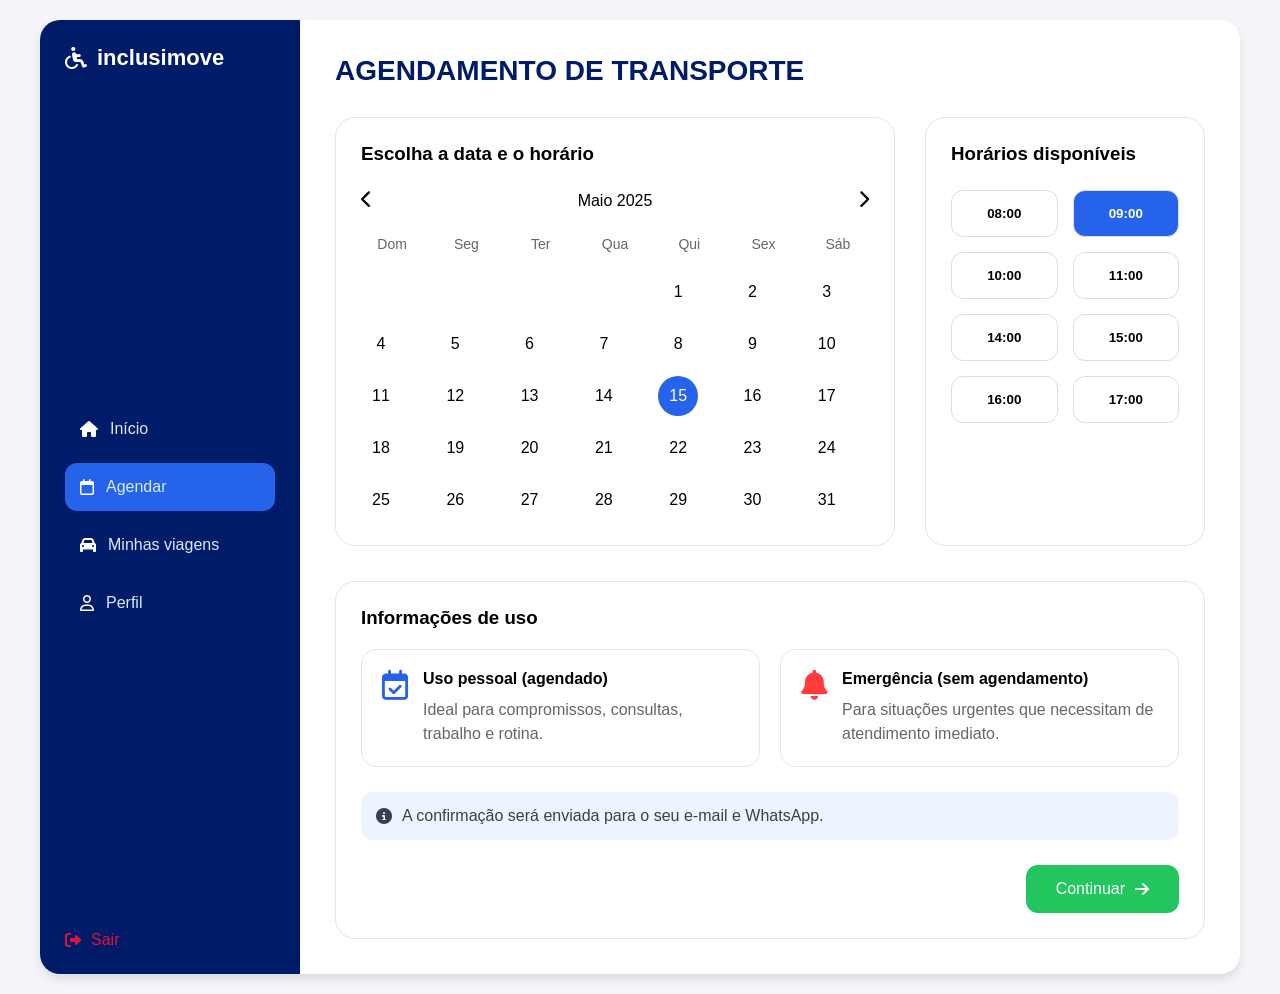
<file: agendamento.html>
<!DOCTYPE html>
<html lang="pt-BR">
<head>
  <meta charset="UTF-8" />
  <meta name="viewport" content="width=device-width, initial-scale=1.0"/>
  <title>Agendamento de Transporte</title>

  <link rel="stylesheet" href="agendamento.css">

  <!-- Icons -->
  <link rel="stylesheet"
  href="https://cdnjs.cloudflare.com/ajax/libs/font-awesome/6.5.1/css/all.min.css"/>
</head>

<body>

<div class="container">

  <!-- SIDEBAR -->
  <aside class="sidebar">

    <div class="logo">
      <i class="fa-solid fa-wheelchair"></i>
      <span>inclusimove</span>
    </div>

    <ul class="menu">

      <li>
        <i  class="fa-solid fa-house"></i>
        <a href="homepage.html">
        Início
        </a>
      </li>

      <li class="active">
        <i class="fa-regular fa-calendar"></i>
        <a href="agendamento.html">
        Agendar
        </a>
      </li>

      <li>
        <i class="fa-solid fa-car"></i>
        <a href="viagem.html">
        Minhas viagens
        </a>
      </li>

      <li>
        <i class="fa-regular fa-user"></i>
       <a href="perfil.html">
        Perfil
        </a>
      </li>

      

    </ul>

    <button class="logout">
      <i class="fa-solid fa-right-from-bracket"></i>
      <a style="text-decoration: none; color: crimson;" href="index.html">
      Sair
      </a>
    </button>

  </aside>

  <!-- MAIN -->
  <main class="main">

    <h1>AGENDAMENTO DE TRANSPORTE</h1>

    <div class="content">

      <!-- CALENDÁRIO -->
      <div class="calendar-box">

        <h3>Escolha a data e o horário</h3>

        <div class="calendar-header">
          <button><i class="fa-solid fa-chevron-left"></i></button>

          <span>Maio 2025</span>

          <button><i class="fa-solid fa-chevron-right"></i></button>
        </div>

        <div class="weekdays">
          <span>Dom</span>
          <span>Seg</span>
          <span>Ter</span>
          <span>Qua</span>
          <span>Qui</span>
          <span>Sex</span>
          <span>Sáb</span>
        </div>

        <div class="days">

          <span></span>
          <span></span>
          <span></span>
          <span></span>

          <span>1</span>
          <span>2</span>
          <span>3</span>

          <span>4</span>
          <span>5</span>
          <span>6</span>
          <span>7</span>
          <span>8</span>
          <span>9</span>
          <span>10</span>

          <span>11</span>
          <span>12</span>
          <span>13</span>
          <span>14</span>

          <span class="selected">15</span>

          <span>16</span>
          <span>17</span>

          <span>18</span>
          <span>19</span>
          <span>20</span>
          <span>21</span>
          <span>22</span>
          <span>23</span>
          <span>24</span>

          <span>25</span>
          <span>26</span>
          <span>27</span>
          <span>28</span>
          <span>29</span>
          <span>30</span>
          <span>31</span>

        </div>

      </div>

      <!-- HORÁRIOS -->
      <div class="time-box">

        <h3>Horários disponíveis</h3>

        <div class="times">

          <button>08:00</button>
          <button class="active-time">09:00</button>
          <button>10:00</button>
          <button>11:00</button>
          <button>14:00</button>
          <button>15:00</button>
          <button>16:00</button>
          <button>17:00</button>

        </div>

      </div>

    </div>

    <!-- INFO -->
    <div class="info-section">

      <h3>Informações de uso</h3>

      <div class="cards">

        <div class="card">
          <i class="fa-regular fa-calendar-check blue"></i>

          <div>
            <h4>Uso pessoal (agendado)</h4>
            <p>
              Ideal para compromissos,
              consultas, trabalho e rotina.
            </p>
          </div>
        </div>

        <div class="card">
          <i class="fa-solid fa-bell red"></i>

          <div>
            <h4>Emergência (sem agendamento)</h4>
            <p>
              Para situações urgentes que
              necessitam de atendimento imediato.
            </p>
          </div>
        </div>

      </div>

      <div class="notice">
        <i class="fa-solid fa-circle-info"></i>
        A confirmação será enviada para o seu e-mail e WhatsApp.
      </div>

      <div class="button-area">
        <button id="continueBtn">
          Continuar
          <i class="fa-solid fa-arrow-right"></i>
        </button>
      </div>

    </div>

  </main>

</div>

<script src="agendamento.js"></script>

</body>
</html>
</file>
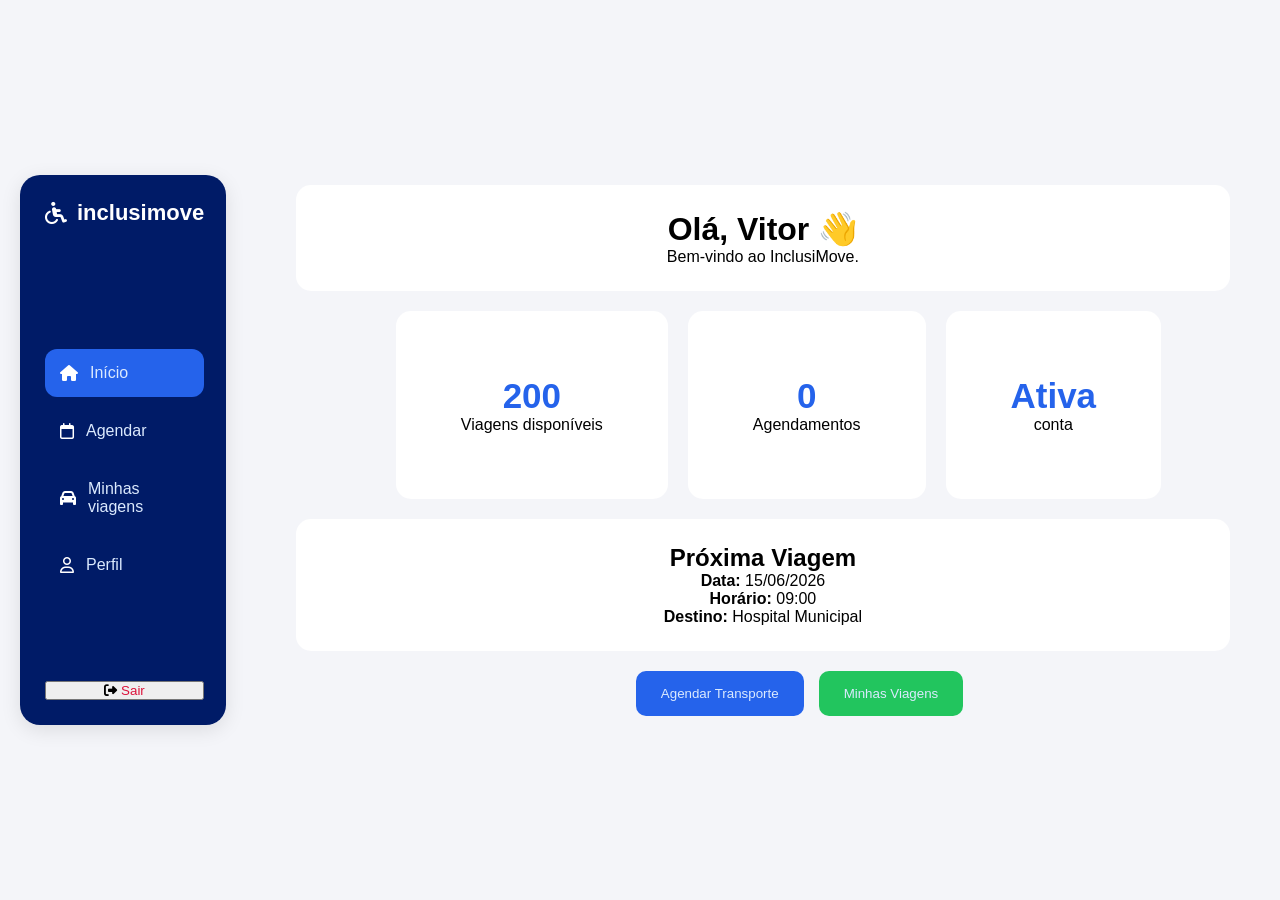
<file: homepage.html>
<!DOCTYPE html>
<html lang="en">
<head>
    <meta charset="UTF-8">
    <meta name="viewport" content="width=device-width, initial-scale=1.0">
    <title>inicial</title>
    <link rel="stylesheet" href="homepage.css">

      <link rel="stylesheet"
  href="https://cdnjs.cloudflare.com/ajax/libs/font-awesome/6.5.1/css/all.min.css"/>

</head>
<body>
    
<div class="container">

  <!-- SIDEBAR -->
  <aside class="sidebar">

    <div class="logo">
      <i class="fa-solid fa-wheelchair"></i>
      <span>inclusimove</span>
    </div>

    <ul class="menu"> 
    
      <li class="s">
        <i   class="fa-solid   fa-house"></i>
        <a href="">
        Início
        </a>
      </li>

      <li class="active">
        <i class="fa-regular fa-calendar"></i>
        <a href="agendamento.html">
        Agendar
        </a>
      </li>

      <li>
        <i class="fa-solid fa-car"></i>
        <a href="viagem.html">
        Minhas viagens
        </a>
      </li>

      <li>
        <i class="fa-regular fa-user"></i>
        <a href="perfil.html">
        Perfil
        </a>
      </li>

      

    </ul>

    <button class="logout">
      <i class="fa-solid fa-right-from-bracket"></i>
      <a style="text-decoration: none; color: crimson;" href="index.html">
      Sair
      </a>
    </button>
    </div>
    
    
    <div class="dashboard">

    <div class="welcome-card">
        <h1>Olá, Vitor 👋</h1>
        <p>Bem-vindo ao InclusiMove.</p>
    </div>

    <div class="cards">

        <div class="card">
            <h2>200</h2>
            <p>Viagens disponíveis</p>
        </div>

        <div class="card">
            <h2>0</h2>
            <p>Agendamentos</p>
        </div>

        <div class="card">
            <h2>Ativa</h2>
            <p>conta</p>
        </div>

    </div>

    <div class="next-trip">

        <h2>Próxima Viagem</h2>

        <p><strong>Data:</strong> 15/06/2026</p>

        <p><strong>Horário:</strong> 09:00</p>

        <p><strong>Destino:</strong> Hospital Municipal</p>

    </div>

    <div class="actions">

        <button id="agendarBtn">
            <a href="agendamento.html">
            Agendar Transporte
            </a>
        </button>

        <button id="viagensBtn">
            <a href="viagem.html">
            Minhas Viagens
            </a>
        </button>

    </div>

</div>

 </body>
</html>
</file>
<file: agendamento.css>
*{
  margin:0;
  padding:0;
  box-sizing:border-box;
  font-family:Arial, Helvetica, sans-serif;
}

body{
  background:#f4f5f9;
  display:flex;
  justify-content:center;
  align-items:center;
  min-height:100vh;
  padding:20px;
}

a{
  text-decoration: none;
  color: #dbeafe;
}

.container{
  width:1200px;
  background:white;
  border-radius:20px;
  overflow:hidden;
  display:flex;
  box-shadow:0 5px 10px rgba(0,0,0,0.1);
}

/* SIDEBAR */

.sidebar{
  width:260px;
  background:#001b67;
  color:white;
  padding:25px;
  display:flex;
  flex-direction:column;
  justify-content:space-between;
}

.logo{
  display:flex;
  align-items:center;
  gap:10px;
  font-size:22px;
  font-weight:bold;
  margin-bottom:40px;
}

.menu{
  list-style:none;
}

.menu li{
  padding:15px;
  border-radius:12px;
  margin-bottom:10px;
  cursor:pointer;
  display:flex;
  align-items:center;
  gap:12px;
  transition:0.3s;
}

.menu li:hover{
  background:#163ab3;
}

.active{
  background:#2563eb;
}

.emergency{
  color:#ff4d4d;
}

.logout{
  background:none;
  border:none;
  color:crimson;
  font-size:16px;
  cursor:pointer;
  display:flex;
  align-items:center;
  gap:10px;
}

/* MAIN */

.main{
  flex:1;
  padding:35px;
}

.main h1{
  color:#001b67;
  margin-bottom:30px;
  font-size:28px;
}

.content{
  display:flex;
  gap:30px;
  flex-wrap:wrap;
}

.calendar-box,
.time-box{
  background:#fff;
  border:1px solid #e5e5e5;
  border-radius:20px;
  padding:25px;
}

.calendar-box{
  flex:2;
}

.time-box{
  width:280px;
}

.calendar-header{
  display:flex;
  justify-content:space-between;
  align-items:center;
  margin:25px 0;
}

.calendar-header button{
  background:none;
  border:none;
  font-size:18px;
  cursor:pointer;
}

.weekdays,
.days{
  display:grid;
  grid-template-columns:repeat(7,1fr);
  gap:12px;
  text-align:center;
}

.weekdays{
  margin-bottom:20px;
  color:#666;
  font-size:14px;
}

.days span{
  width:40px;
  height:40px;
  display:flex;
  justify-content:center;
  align-items:center;
  border-radius:50%;
  cursor:pointer;
  transition:0.3s;
}

.days span:hover{
  background:#dbeafe;
}

.selected{
  background:#2563eb;
  color:white;
}

.times{
  display:grid;
  grid-template-columns:repeat(2,1fr);
  gap:15px;
  margin-top:25px;
}

.times button{
  padding:15px;
  border-radius:12px;
  border:1px solid #ddd;
  background:white;
  cursor:pointer;
  transition:0.3s;
  font-weight:bold;
}

.times button:hover{
  background:#dbeafe;
}

.active-time{
  background:#2563eb !important;
  color:white;
}

/* INFO SECTION */

.info-section{
  margin-top:35px;
  border:1px solid #e5e5e5;
  border-radius:20px;
  padding:25px;
}

.cards{
  display:flex;
  gap:20px;
  margin-top:20px;
  flex-wrap:wrap;
}

.card{
  flex:1;
  min-width:250px;
  border:1px solid #e5e5e5;
  border-radius:15px;
  padding:20px;
  display:flex;
  gap:15px;
}

.card i{
  font-size:30px;
}

.blue{
  color:#2563eb;
}

.red{
  color:#ff3b3b;
}

.card p{
  color:#666;
  margin-top:10px;
  line-height:1.5;
}

.notice{
  background:#eef4ff;
  color:#334155;
  padding:15px;
  border-radius:12px;
  margin-top:25px;
  display:flex;
  align-items:center;
  gap:10px;
}

.button-area{
  display:flex;
  justify-content:flex-end;
  margin-top:25px;
}

.button-area button{
  background:#22c55e;
  color:white;
  border:none;
  padding:15px 30px;
  border-radius:12px;
  font-size:16px;
  cursor:pointer;
  display:flex;
  align-items:center;
  gap:10px;
  transition:0.3s;
}

.button-area button:hover{
  background:#16a34a;
}

/* RESPONSIVO */

@media(max-width:950px){

  .container{
    flex-direction:column;
  }

  .sidebar{
    width:100%;
  }

  .content{
    flex-direction:column;
  }

  .time-box{
    width:100%;
  }


}
</file>
<file: homepage.css>
*{
  margin:0;
  padding:0;
  box-sizing:border-box;
  font-family:Arial, Helvetica, sans-serif;
}

body{
  background:#f4f5f9;
  display:flex;
  justify-content:center;
  align-items:center;
  min-height:100vh;
  padding:20px;
}

a{
  text-decoration: none;
  color: #dbeafe;
}

.container{
  height: 550px;
  background:white;
  border-radius:20px;
  overflow:hidden;
  display:flex;
  box-shadow:0 5px 20px rgba(0,0,0,0.1);
}


/* SIDEBAR */

.sidebar{
  width:260px;
  background:#001b67;
  color:white;
  padding:25px;
  display:flex;
  flex-direction:column;
  justify-content:space-between;
}



.logo{
  display:flex;
  align-items:center;
  gap:10px;
  font-size:22px;
  font-weight:bold;
  margin-bottom:40px;
}

.menu{
  list-style:none;
}

.menu li{
  padding:15px;
  border-radius:12px;
  margin-bottom:10px;
  cursor:pointer;
  display:flex;
  align-items:center;
  gap:12px;
  transition:0.3s;
}

.menu li:hover{
  background:#163ab3;
}

.dashboard{
    margin-left:40px;
    padding:30px;
    width:100%;
    
}

.welcome-card{
    background:white;
    text-align: center;
    margin-left: px;
    padding:25px;
    border-radius:15px;
    margin-bottom:20px;
}

.cards{
    display:flex;
    margin-left: 100px;
    gap:20px;
    margin-bottom:20px;
    
}

.card{
    background:white;
    padding:65px;
    border-radius:15px;
    min-width:140px;
    text-align:center;
}

.card h2{
    color:#2563eb;
    font-size:35px;
    text-align: center;
}

.next-trip{
    background:white;
    padding:25px;
    border-radius:15px;
    margin-bottom:20px;
    text-align: center;
}
.s{
  background:#2563eb;
}
.actions{
    display:flex;
    margin-left:340px ;
    gap:15px;
}

.actions button{
    padding:15px 25px;
    border:none;
    border-radius:10px;
    cursor:pointer;
    color:white;
}

#agendarBtn{
    background:#2563eb;
}

#viagensBtn{
    background:#22c55e;
    
}



/* RESPONSIVO */

@media(max-width:950px){

  .container{
    flex-direction:column;
  }

  .sidebar{
    width:100%;
  }

  .content{
    flex-direction:column;
  }

  .time-box{
    width:100%;
  }


}
</file>
